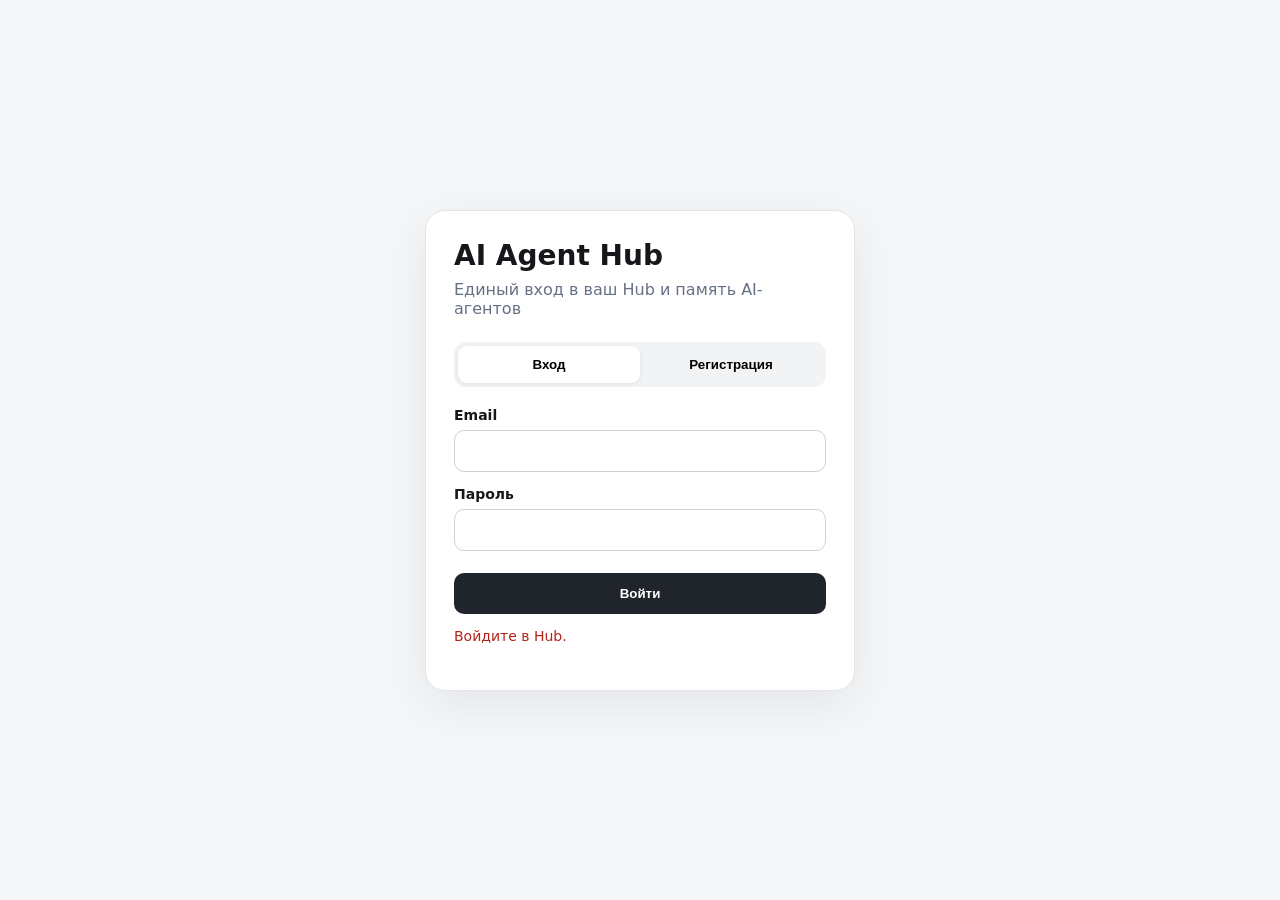
<file: index.html>
<!doctype html><html lang="ru"><head><meta charset="UTF-8"/><meta name="viewport" content="width=device-width,initial-scale=1.0"/><title>AI Agent Hub</title><link rel="stylesheet" href="./style.css?v=30"/></head><body><main class="shell"><section class="card"><div class="brand">AI Agent Hub</div><div id="acceptanceBanner" class="status" hidden>Acceptance — изолированный тестовый Hub</div><p class="muted">Единый вход в ваш Hub и память AI-агентов</p><div id="auth"><div class="tabs"><button id="tabLogin" class="active" type="button">Вход</button><button id="tabSignup" type="button">Регистрация</button></div><form id="form"><label>Email<input id="email" type="email" autocomplete="email" required/></label><label>Пароль<input id="password" type="password" minlength="6" required/></label><button id="submit" class="primary" type="submit">Войти</button></form><button id="resend" type="button" hidden>Отправить письмо подтверждения повторно</button><p id="message" class="message"></p></div><div id="account" hidden><div class="status">● Hub Core подключён</div><dl><dt>Email</dt><dd id="userEmail"></dd></dl><div id="connections"><p class="muted">AI-агенты</p><button id="prepareAi" class="primary" type="button">Подключить AI</button><details class="connectHelp"><summary>Как подключить AI-агента</summary><div class="helpBody"><p><b>Claude</b></p><ol><li>В Claude откройте <b>Settings → Connectors</b> и выберите добавление пользовательского коннектора.</li><li>Название: <code>AI Agent Hub</code>.</li><li>MCP server URL: <code>https://enhcnvzzkyvusthfjnci.supabase.co/functions/v1/mcp-gateway/mcp</code>.</li><li>Включите <b>Requires sign-in</b>.</li><li>Сначала оставьте OAuth Client ID и Secret пустыми — Hub поддерживает автоматическую регистрацию OAuth.</li><li>Нажмите Connect. Откроется страница Hub: войдите в свой аккаунт и нажмите <b>Разрешить</b>.</li></ol><p class="helpNote"><b>Важно для телефона:</b> открывайте личный кабинет и OAuth Hub во внешнем браузере (Chrome/Safari), а не во встроенном браузере приложения. Встроенный WebView может не сохранять web-сессию после обновления страницы.</p><p class="helpNote">Если Claude после разрешения снова показывает Connect, не создавайте повторные подключения. Для ручного OAuth Client ID/Secret обратитесь к администратору Hub.</p></div></details><p id="connectMessage" class="message"></p><div id="connectionList"></div></div><button id="logout" class="primary">Выйти</button></div></section></main><script>
window.__hubAuthMode="login";
const _id=id=>document.getElementById(id);
const _setPreloadMode=x=>{window.__hubAuthMode=x;_id("submit").textContent=x==="signup"?"Создать аккаунт":"Войти";_id("tabSignup").classList.toggle("active",x==="signup");_id("tabLogin").classList.toggle("active",x==="login")};
_id("tabLogin").addEventListener("click",()=>_setPreloadMode("login"));
_id("tabSignup").addEventListener("click",()=>_setPreloadMode("signup"));
// Auth form submit is owned exclusively by app.js — no preloader capture/wait fallback.
</script><script src="./config.js?v=13"></script><script src="./app.js?v=64"></script></body></html>
</file>
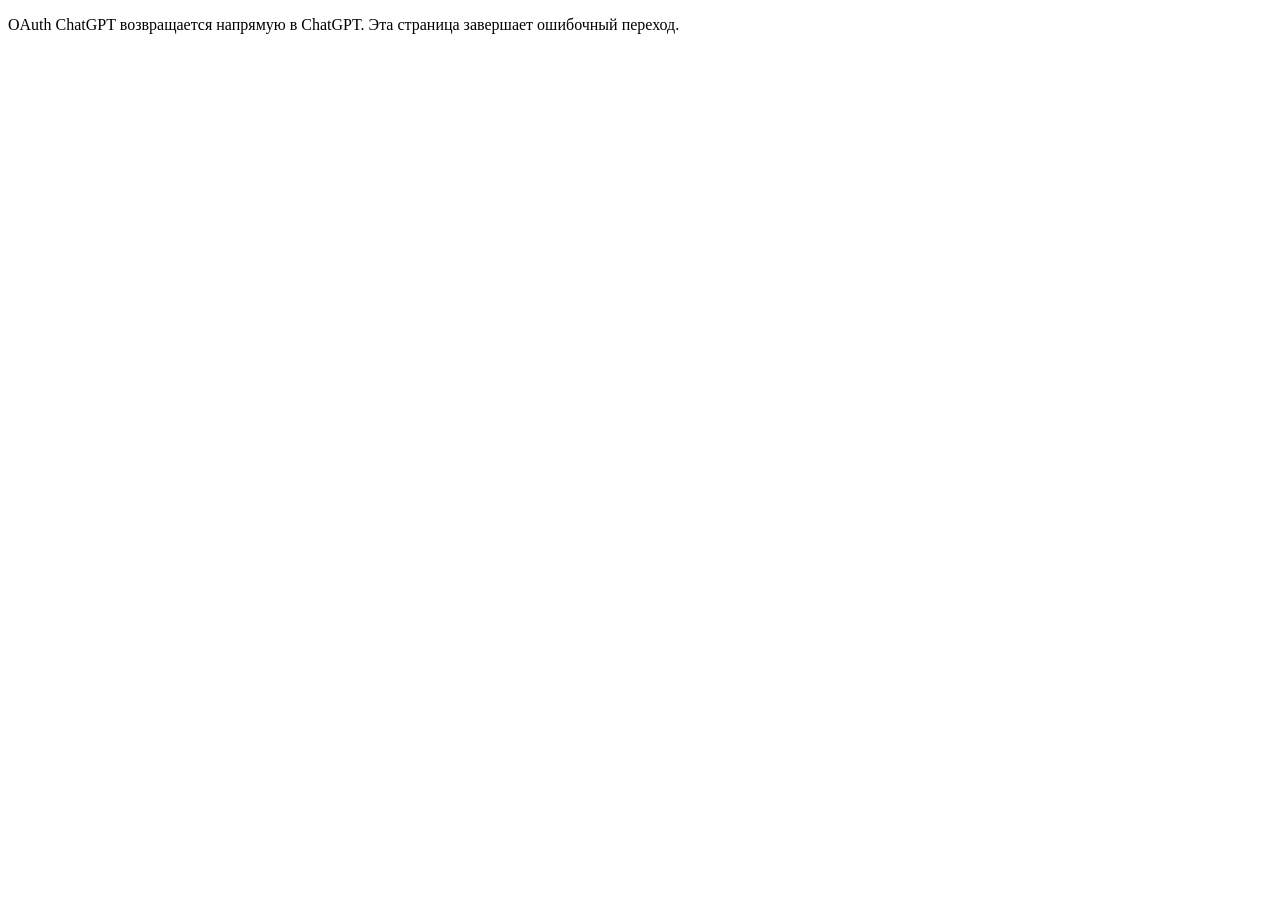
<file: acceptance-site/callback/index.html>
<!doctype html>
<html lang="ru"><meta charset="utf-8"><meta name="referrer" content="no-referrer">
<title>OAuth callback Hub Acceptance</title>
<p>OAuth ChatGPT возвращается напрямую в ChatGPT. Эта страница завершает ошибочный переход.</p>
<script type="module" src="../callback.mjs"></script>
</html>
</file>
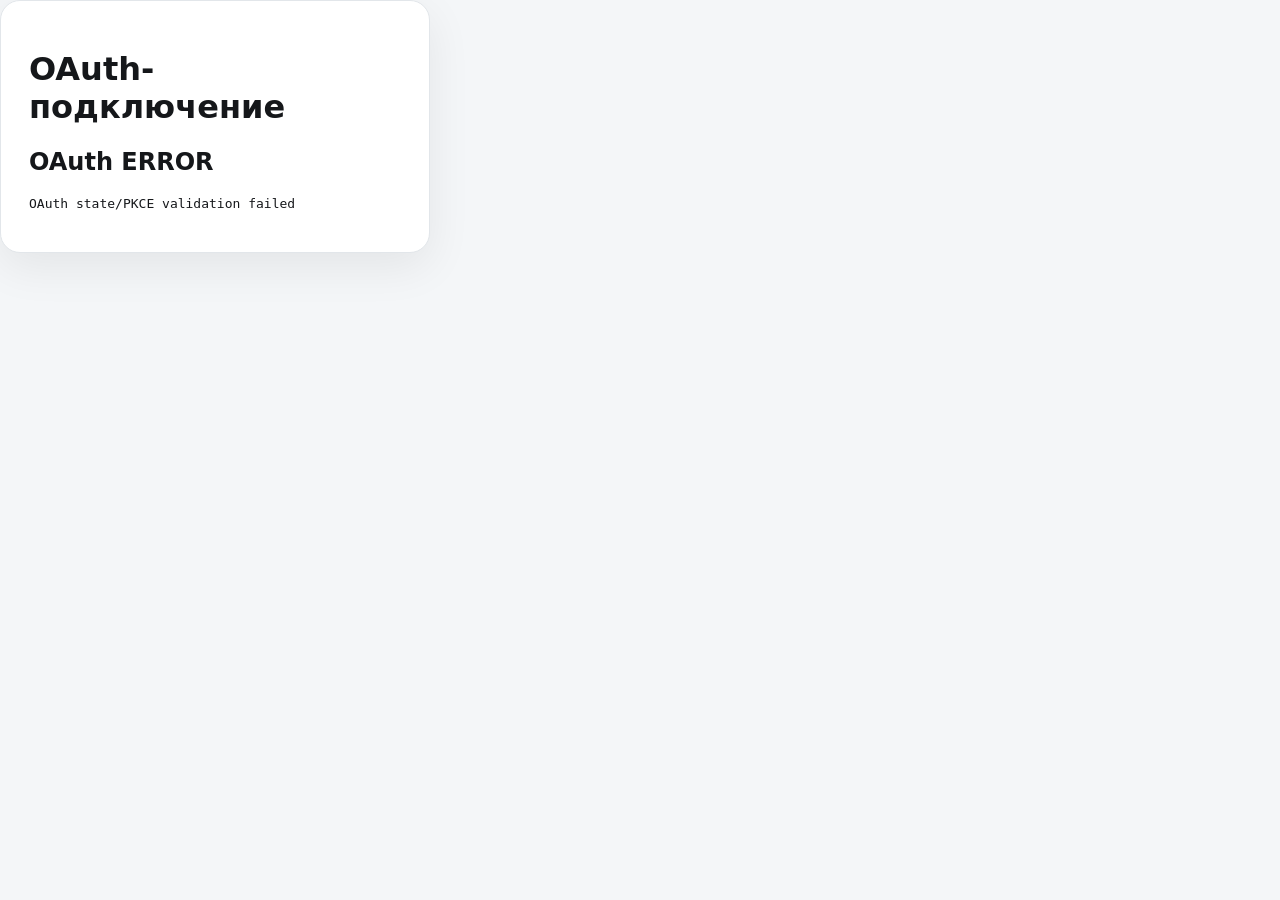
<file: oauth/callback/index.html>
<!doctype html><html lang="ru"><head><meta charset="utf-8"><meta name="viewport" content="width=device-width,initial-scale=1"><title>Hub OAuth Callback</title><link rel="stylesheet" href="../../style.css"></head><body><main class="card"><h1>OAuth-подключение</h1><p id="status">Проверяю authorization code…</p><div id="ok" hidden><h2>OAuth PASS</h2><p>Отдельный OAuth access token получен. Проверяю доступ к Hub через RLS…</p><pre id="result"></pre></div><div id="fail" hidden><h2>OAuth ERROR</h2><pre id="error"></pre></div></main><script src="../../config.js"></script><script type="module" src="./callback.js"></script></body></html>
</file>
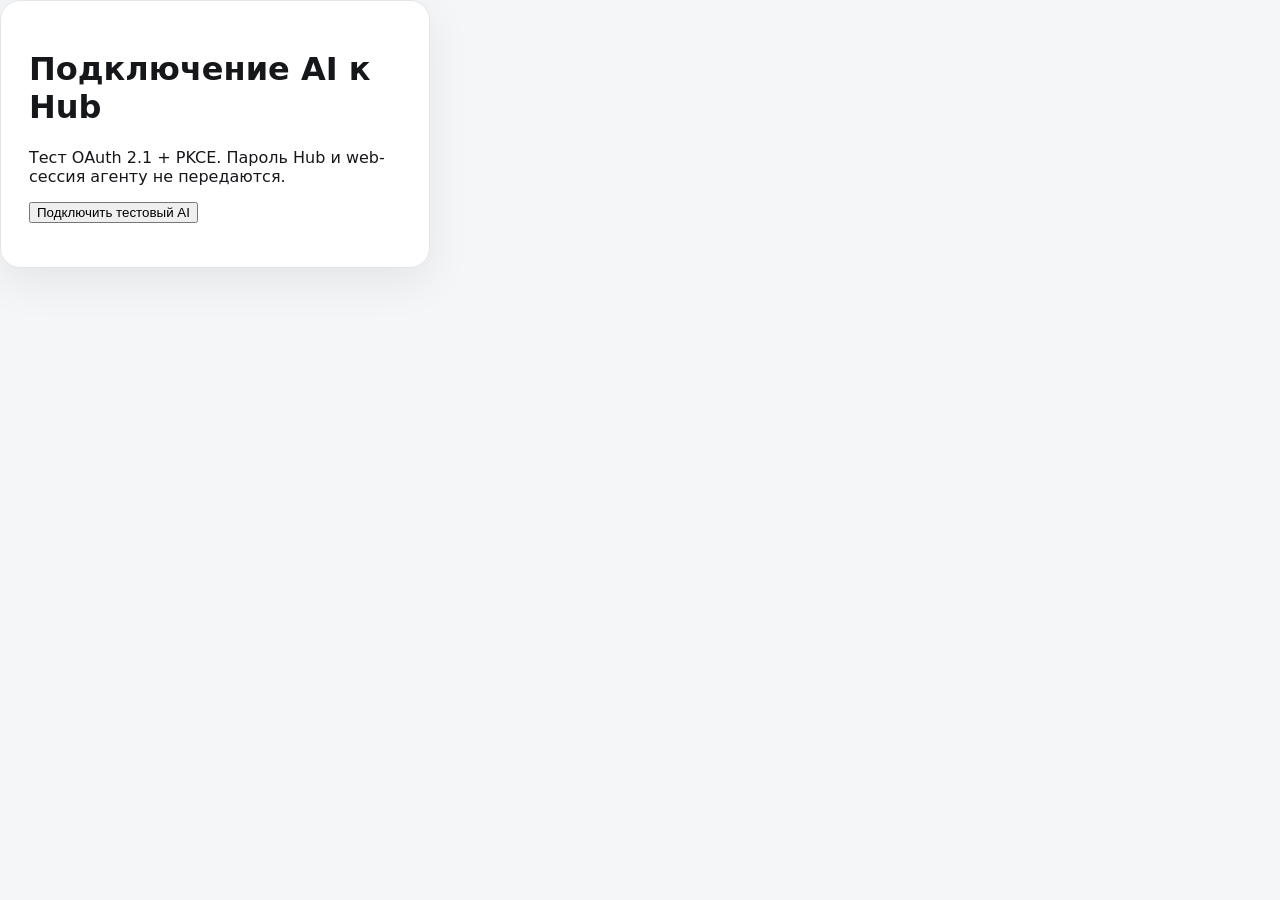
<file: oauth/test-client/index.html>
<!doctype html><html lang="ru"><head><meta charset="utf-8"><meta name="viewport" content="width=device-width,initial-scale=1"><title>Hub OAuth Test</title><link rel="stylesheet" href="../../style.css"></head><body><main class="card"><h1>Подключение AI к Hub</h1><p>Тест OAuth 2.1 + PKCE. Пароль Hub и web-сессия агенту не передаются.</p><button id="connect">Подключить тестовый AI</button><p id="status"></p></main><script type="module" src="./test-client.js"></script></body></html>
</file>
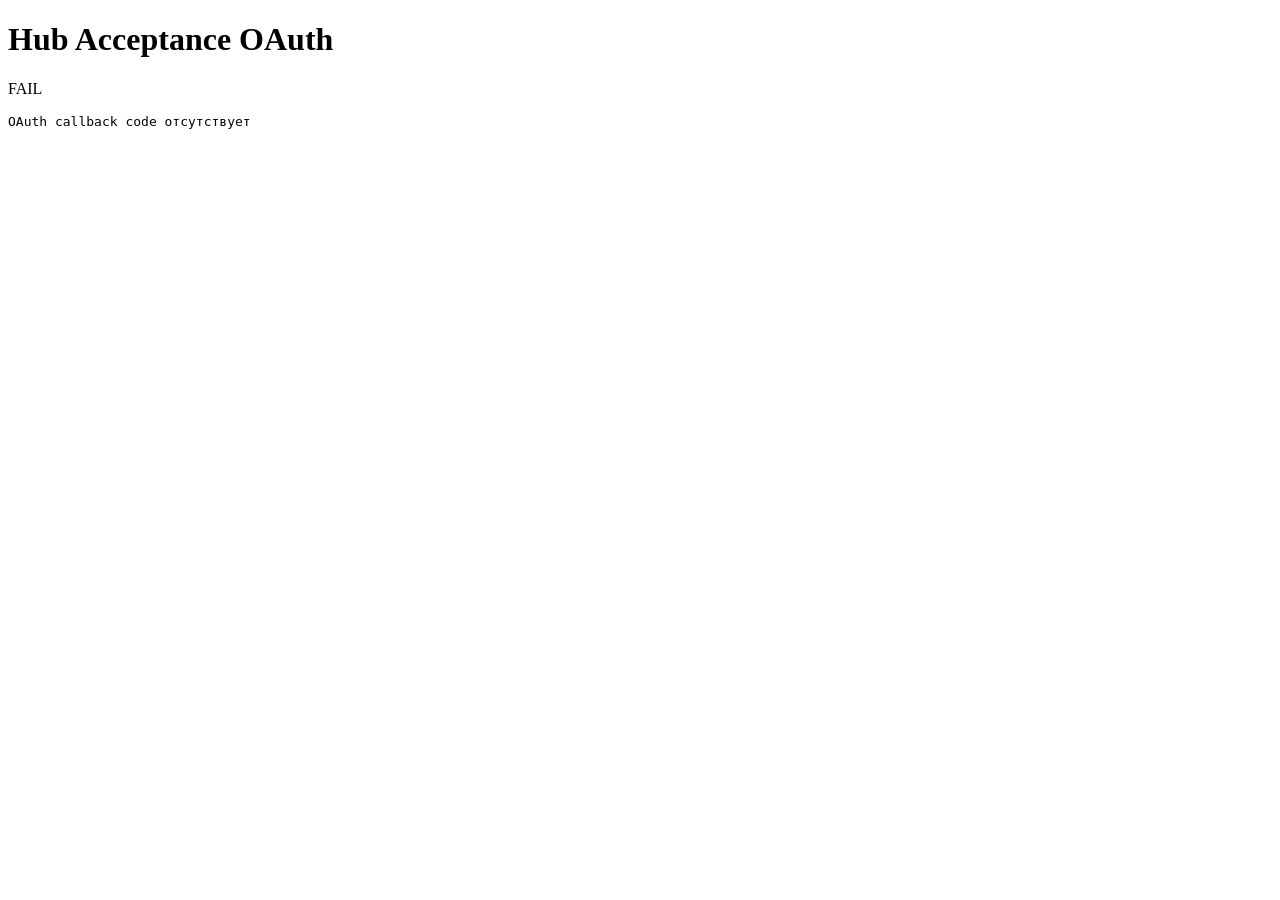
<file: oauth/acceptance/callback/index.html>
<!doctype html><html lang="ru"><meta charset="utf-8"><meta name="viewport" content="width=device-width,initial-scale=1"><title>Hub Acceptance OAuth</title><body><main><h1>Hub Acceptance OAuth</h1><p id="status">Подготовка…</p><pre id="out" style="white-space:pre-wrap;overflow-wrap:anywhere"></pre><section id="tests" hidden><h2>Project Edge v2</h2><button id="run">Запустить HTTP acceptance</button><button id="bootstrap" type="button">Подключить acceptance agent</button><button id="diag" type="button">Диагностика connection</button><button id="project" type="button">Project API E2E</button><button id="negative" type="button">Negative Security Gates</button><button id="sanitize" type="button">Error Sanitization</button><button id="broker" type="button">Broker READ E2E</button><button id="brokerRuntime" type="button">Broker Runtime E2E</button><pre id="results" style="white-space:pre-wrap;overflow-wrap:anywhere"></pre></section></main><script src="../config.js"></script><script type="module" src="./callback.js?v=20260926-21-worker-apikey"></script></body></html>
</file>
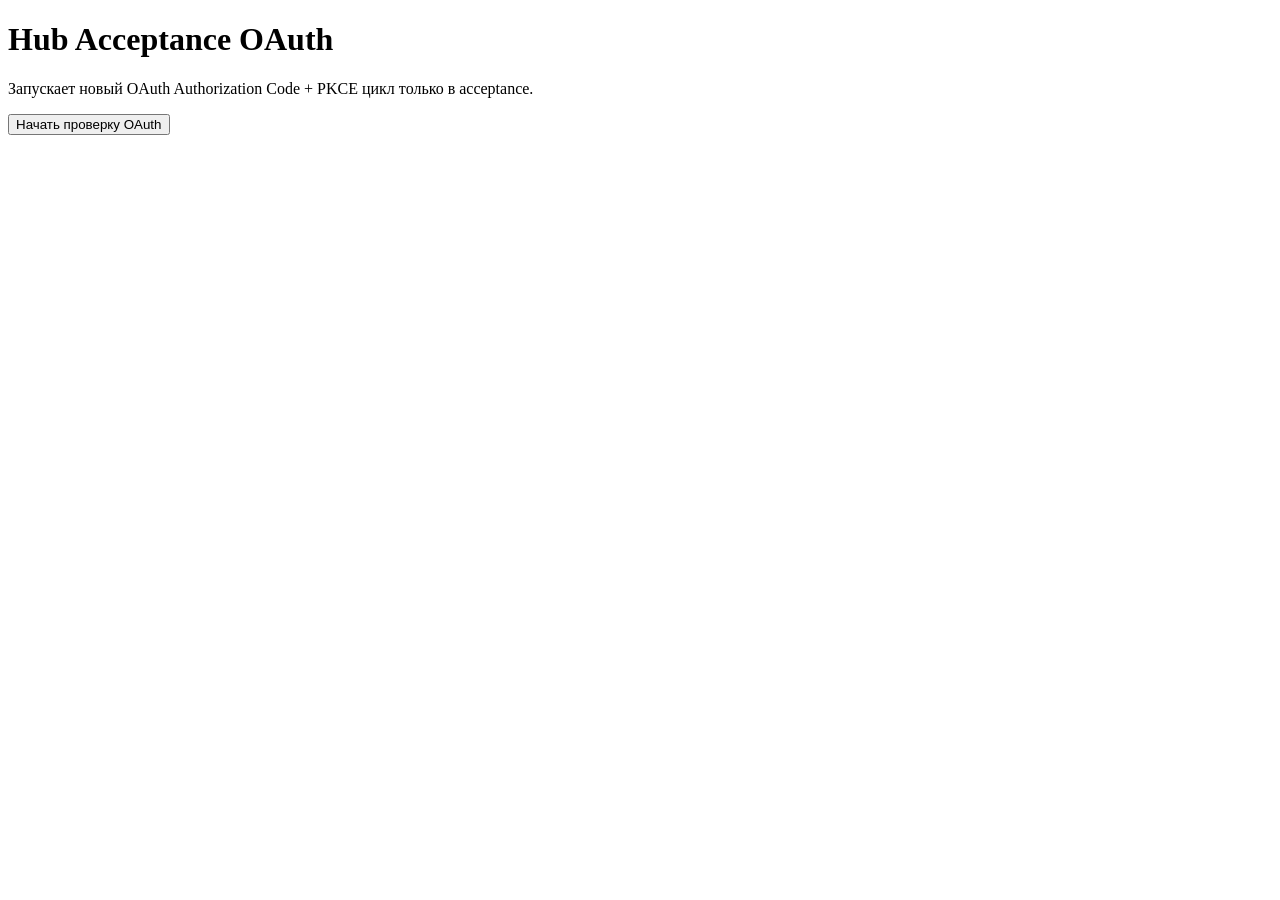
<file: oauth/acceptance/test-client/index.html>
<!doctype html><html lang="ru"><meta charset="utf-8"><meta name="viewport" content="width=device-width,initial-scale=1"><title>Hub Acceptance OAuth Client</title><body><h1>Hub Acceptance OAuth</h1><p>Запускает новый OAuth Authorization Code + PKCE цикл только в acceptance.</p><button id="connect">Начать проверку OAuth</button><p id="error"></p><script src="../config.js"></script><script type="module" src="./client.js"></script></body></html>
</file>
<file: style.css>
:root{font-family:Inter,system-ui,-apple-system,sans-serif;color:#15171a;background:#f4f6f8}*{box-sizing:border-box}body{margin:0}.shell{min-height:100vh;display:grid;place-items:center;padding:20px}.card{width:min(100%,430px);background:#fff;border:1px solid #e2e6ea;border-radius:20px;padding:28px;box-shadow:0 14px 45px rgba(0,0,0,.07)}.brand{font-size:28px;font-weight:750}.muted{color:#667085;margin:8px 0 24px}.tabs{display:grid;grid-template-columns:1fr 1fr;background:#f1f3f5;padding:4px;border-radius:12px;margin-bottom:20px}.tabs button{border:0;background:transparent;padding:11px;border-radius:9px;font-weight:650}.tabs .active{background:white;box-shadow:0 1px 5px rgba(0,0,0,.08)}label{display:grid;gap:7px;margin:14px 0;font-size:14px;font-weight:650}input{width:100%;padding:12px 13px;border:1px solid #ccd2d8;border-radius:10px;font:inherit;outline:none}input:focus{border-color:#6874e8;box-shadow:0 0 0 3px rgba(104,116,232,.12)}button{cursor:pointer}.primary{width:100%;border:0;border-radius:10px;padding:13px;background:#20252b;color:#fff;font-weight:700;margin-top:8px}.primary:disabled{opacity:.55}.message{min-height:20px;color:#b42318;font-size:14px}.status{padding:11px 13px;border-radius:10px;background:#ecfdf3;color:#067647;font-weight:650;margin:20px 0}dl{margin:0 0 18px}dt{font-size:12px;color:#667085;margin-top:14px}dd{margin:4px 0 0;word-break:break-all;font-weight:600}@media(max-width:480px){.card{padding:22px;border-radius:16px}}
.message,#result,#error{overflow-wrap:anywhere;word-break:break-word;white-space:normal;max-width:100%}pre,code{white-space:pre-wrap;overflow-wrap:anywhere;word-break:break-word;max-width:100%}
\n.connectHelp{margin:14px 0;border:1px solid #e2e6ea;border-radius:12px;background:#fafbfc}.connectHelp summary{cursor:pointer;padding:13px 14px;font-weight:700}.helpBody{padding:0 14px 14px;color:#344054;font-size:14px;line-height:1.5}.helpBody ol{padding-left:21px}.helpBody li{margin:8px 0}.helpBody code{background:#f1f3f5;padding:2px 5px;border-radius:5px}.helpNote{padding:10px 12px;background:#fff7ed;border-radius:9px;color:#9a3412}\n\n.diagnostics{margin:16px 0;border-top:1px solid #e2e6ea;padding-top:12px}.diagnostics summary{cursor:pointer;color:#667085;font-weight:650}.connection{padding:12px 0;border-bottom:1px solid #eef0f2}.connection .small{margin:5px 0 9px;font-size:13px}\n
/* Responsive cabinet, isolated from the public login form. */
body:has(#account:not([hidden])){background:#f6f8fb}
body:has(#account:not([hidden])) .shell{display:block;padding:0;min-height:100vh}
body:has(#account:not([hidden])) .card{width:100%;max-width:none;min-height:100vh;border:0;border-radius:0;padding:0;box-shadow:none;background:transparent}
body:has(#account:not([hidden])) .card>.brand,body:has(#account:not([hidden])) .card>.muted{display:none}
.cabinet{display:grid;grid-template-columns:236px minmax(0,1fr);min-height:100vh}
.cabinet-sidebar{position:sticky;top:0;height:100vh;background:#fff;border-right:1px solid #e3e8ef;padding:24px 14px;display:flex;flex-direction:column;gap:30px}
.cabinet-logo{font-size:20px;font-weight:800;letter-spacing:-.03em;padding:5px 12px}
.cabinet-links{display:grid;gap:6px}
.cabinet-link{display:block;color:#344054;text-decoration:none;font-size:15px;font-weight:600;padding:13px 14px;border-radius:11px;white-space:nowrap}
.cabinet-link:hover,.cabinet-link:focus-visible{background:#f0f3f8;outline-offset:2px}
.cabinet-link.selected{background:#eaf0ff;color:#2147a1}
.cabinet-sidebar-footer{margin-top:auto;color:#667085;font-size:12px;padding:12px}
.cabinet-workspace{min-width:0}
.cabinet-top{min-height:80px;padding:23px clamp(20px,4vw,60px);border-bottom:1px solid #e3e8ef;display:flex;align-items:center;justify-content:space-between;gap:15px;background:#fff;font-size:22px;font-weight:750}
.cabinet-account-label{font-size:12px;font-weight:500;color:#667085;overflow-wrap:anywhere}
.cabinet-page,.cabinet-legacy{max-width:1140px;margin:0 auto;padding:28px clamp(20px,4vw,60px)}
.cabinet-panel{background:#fff;border:1px solid #e3e8ef;border-radius:16px;padding:22px;margin-bottom:16px}
.cabinet-panel h2{font-size:17px;margin:0 0 10px}
.cabinet-muted{color:#667085;line-height:1.55;margin:0}
.cabinet-tabs{display:flex;gap:8px;flex-wrap:wrap;margin-bottom:20px}
.cabinet-tab{border:1px solid #d9e0e9;background:#fff;border-radius:10px;padding:11px 18px;font-weight:650}
.cabinet-tab.selected{background:#20252b;color:#fff;border-color:#20252b}
.cabinet-legacy{padding-top:0}
.cabinet-legacy .connectHelp{max-width:820px}
.cabinet-legacy .primary{max-width:360px}
.cabinet-bottom{display:none}
@media(max-width:720px){
 .cabinet{display:block;padding-bottom:76px}
 .cabinet-sidebar{display:none}
 .cabinet-top{padding:16px 18px;min-height:64px;font-size:20px}
 .cabinet-account-label{max-width:44%;font-size:11px}
 .cabinet-page,.cabinet-legacy{padding:18px}
 .cabinet-legacy{padding-top:0}
 .cabinet-bottom{display:flex;overflow-x:auto;position:fixed;bottom:0;left:0;right:0;background:#fff;border-top:1px solid #dce2e9;z-index:20;padding-bottom:env(safe-area-inset-bottom);scrollbar-width:thin}
 .cabinet-bottom .cabinet-link{flex:0 0 92px}
 .cabinet-bottom .cabinet-link{padding:13px 2px;min-height:52px;text-align:center;font-size:12px;white-space:normal;border-radius:0}
 .cabinet-panel{padding:17px}
}

/* Today dashboard: content-only enhancement, no authenticated API assumptions. */
.cabinet-intro{padding:6px 0 24px}
.cabinet-intro h2{font-size:clamp(24px,3vw,34px);line-height:1.18;letter-spacing:-.035em;margin:8px 0 12px}
.cabinet-eyebrow{font-size:11px;letter-spacing:.12em;font-weight:800;color:#52689b;margin:0}
.cabinet-section-title{font-size:17px;margin:24px 0 14px}
.cabinet-action-grid{display:grid;grid-template-columns:repeat(3,minmax(0,1fr));gap:14px}
.cabinet-action{display:flex;flex-direction:column;gap:9px;padding:21px;background:#fff;border:1px solid #e3e8ef;border-radius:16px;color:#1d2939;text-decoration:none;min-height:130px}
.cabinet-action:hover,.cabinet-action:focus-visible{border-color:#93a9d8;box-shadow:0 6px 18px rgba(26,46,85,.07)}
.cabinet-action strong{font-size:16px}
.cabinet-action span{font-size:13px;color:#667085;line-height:1.45}
@media(max-width:860px){.cabinet-action-grid{grid-template-columns:1fr}}
@media(max-width:720px){.cabinet-intro{padding:3px 0 20px}.cabinet-action{min-height:0;padding:17px}}
.service-heading{display:flex;align-items:flex-start;justify-content:space-between;gap:16px}
.service-heading h2{margin-bottom:7px}
.service-badge{flex:none;border-radius:999px;background:#eef2f6;color:#344054;padding:7px 10px;font-size:12px;font-weight:750}
.service-message{min-height:22px;color:#475467;font-size:14px;line-height:1.45}
.service-actions{display:flex;gap:10px;flex-wrap:wrap;margin-top:12px}
.service-button{width:auto;min-width:230px;margin:0}
.service-danger{border:1px solid #f0b8b4;background:#fff;color:#b42318;border-radius:10px;padding:12px 14px;font-weight:700}
.service-devices{margin-top:20px;border-top:1px solid #e3e8ef;padding-top:16px}
.service-devices h3{font-size:15px;margin:0 0 10px}
.service-device{display:flex;justify-content:space-between;gap:14px;padding:11px 0;border-bottom:1px solid #eef1f4;font-size:14px}
.service-device span{color:#667085;text-align:right}

/* QA U1/U2: always-visible logout and discoverable mobile navigation. */
.cabinet-global-logout{margin-left:auto;border:1px solid #d0d5dd;border-radius:9px;background:#fff;color:#344054;padding:10px 14px;font-size:14px;font-weight:650;cursor:pointer}
.cabinet-global-logout:focus-visible,.cabinet-more:focus-visible{outline:3px solid #476bb3;outline-offset:2px}
.cabinet-more{display:none}
@media(max-width:720px){
 .cabinet-top{gap:8px}
 .cabinet-account-label{max-width:30%}
 .cabinet-global-logout{padding:9px 11px;font-size:13px}
 .cabinet-bottom{overflow-x:visible;flex-wrap:nowrap;justify-content:space-around;align-items:stretch}
 .cabinet-bottom .cabinet-link{flex:1 1 0;min-width:0}
 .cabinet-bottom .cabinet-link:nth-child(n+4){display:none}
 .cabinet-more{display:block;flex:1 1 0;min-width:0;border:0;background:#f1f5fb;color:#2147a1;font-size:12px;font-weight:750;cursor:pointer}
 .cabinet-bottom.expanded{display:grid;grid-template-columns:repeat(4,minmax(0,1fr));padding-top:5px}
 .cabinet-bottom.expanded .cabinet-link{display:block}
 .cabinet-bottom.expanded .cabinet-more{min-height:48px}
 .cabinet{padding-bottom:calc(94px + env(safe-area-inset-bottom))}
 #account:has(.cabinet-bottom.expanded) .cabinet{padding-bottom:calc(170px + env(safe-area-inset-bottom))}
}

/* Minimum touch target for account logout across viewports. */
.cabinet-global-logout{min-width:44px;min-height:44px}


.service-permissions{margin-top:24px;border-top:1px solid #e3e8ef;padding-top:16px}
.service-permission-form{display:grid;grid-template-columns:repeat(2,minmax(0,1fr));gap:10px;margin:12px 0}
.service-permission-form label{min-width:0;margin:0;font-size:14px}
.service-permission-form select{width:100%;min-height:44px;min-width:0;border:1px solid #ccd2d8;border-radius:8px;padding:8px;background:white;color:#344054;font:inherit}
.service-permission-form button,.service-permissions .service-danger{min-height:44px}
@media(max-width:480px){.service-permission-form{grid-template-columns:1fr}.service-device{flex-wrap:wrap;overflow-wrap:anywhere}}
/* IoT Hub extends the approved cabinet, no additional primary menu. */
.iot-hub{margin-bottom:28px}.iot-heading,.iot-toolbar{display:flex;gap:14px;justify-content:space-between;align-items:center;flex-wrap:wrap}.iot-heading h2{margin:4px 0 8px}.iot-heading p{margin:0;max-width:64ch}.iot-toolbar{justify-content:flex-start;margin:20px 0}.iot-toolbar select,.iot-wizard select{max-width:100%;min-height:44px;padding:10px 14px;border:1px solid #d4dbe4;border-radius:10px;background:#fff;color:#172033;font:inherit}.iot-button{min-height:44px;padding:10px 16px;border:1px solid #cdd6e2;border-radius:10px;background:white;color:#253650;font:inherit;cursor:pointer}.iot-button:hover{background:#f0f5fc}.iot-add{width:auto;min-height:44px;margin:0}.iot-grid{display:grid;grid-template-columns:repeat(auto-fit,minmax(min(100%,260px),1fr));gap:16px}.iot-device,.iot-empty,.iot-detail{background:white;border:1px solid #dfe5ee;border-radius:16px;padding:20px;min-width:0;overflow-wrap:anywhere}.iot-device h3{font-size:19px;margin:10px 0 5px}.iot-provider{font-size:12px;color:#526783;letter-spacing:.025em}.iot-statuses{display:grid;grid-template-columns:minmax(90px,.8fr) minmax(0,1.2fr);gap:8px 12px;margin:18px 0;font-size:14px}.iot-statuses dt{color:#61718b}.iot-statuses dd{margin:0}.iot-state.online,.iot-state.authorized,.iot-state.ready{color:#126449}.iot-state.offline,.iot-state.unauthorized,.iot-state.revoked{color:#9c3434}.iot-state.unknown,.iot-state.unavailable{color:#6b7280}.iot-last-check{font-size:12px;color:#61718b;line-height:1.6}.iot-message{color:#4c5d75;font-size:14px;line-height:1.6;overflow-wrap:anywhere}.iot-empty{color:#64748b;line-height:1.7;border-style:dashed}.iot-detail h3{font-size:22px}.iot-detail h4{margin:24px 0 10px}.iot-detail>button{margin:8px 10px 8px 0}.iot-permissions{border-top:1px solid #e5eaf0;margin-top:20px}.iot-capabilities,.iot-history{padding-left:20px;color:#4c5d75;line-height:1.8}.iot-danger{color:#963638}.iot-wizard{width:min(560px,calc(100vw - 32px));box-sizing:border-box;max-height:85svh;overflow:auto;border:1px solid #dce4ed;border-radius:18px;padding:24px;color:#172033;box-shadow:0 22px 80px #0d1b3450}.iot-wizard::backdrop{background:#14223699}.iot-wizard h3{margin:0 0 10px;font-size:23px}.iot-wizard .iot-step{font-size:13px;color:#627492;margin-bottom:22px}.iot-wizard button{margin:10px 8px 0 0}.iot-wizard .iot-check{display:flex;align-items:center;gap:10px;line-height:1.6;margin:18px 0}.iot-check input{width:20px;height:20px;margin:0;flex-shrink:0}.iot-wizard select{width:100%}.iot-wizard p{line-height:1.7}.iot-button:disabled,.iot-wizard button:disabled{opacity:.5;cursor:not-allowed}.iot-button:focus-visible,.iot-wizard :focus-visible{outline:3px solid #497de9;outline-offset:3px}
@media(max-width:719px){.iot-device,.iot-detail{padding:16px}.iot-heading{align-items:stretch}.iot-heading .iot-add{width:100%}.iot-wizard{padding:18px}.iot-wizard button{width:100%;margin-right:0}.iot-statuses{font-size:13px}}
.cabinet-data{margin:18px 0}.cabinet-data-list{display:grid;gap:12px}.cabinet-data-row{border-bottom:1px solid #e4eaf2;padding:12px 0;display:grid;gap:8px;overflow-wrap:anywhere}.cabinet-data-row .iot-button{justify-self:start}.cabinet-data>.iot-button{margin-top:14px}

.mcp-connections{margin:22px 0}.mcp-form{display:grid;gap:12px}.mcp-form label{display:grid;gap:6px}.mcp-form input,.mcp-form select{min-width:0;width:100%;min-height:44px;box-sizing:border-box}.mcp-tools{max-height:32vh;overflow:auto;overflow-wrap:anywhere;padding-left:20px}.mcp-connections .iot-device p{overflow-wrap:anywhere}.iot-synology-guide li{margin-bottom:8px}

.service-tabs { display:flex; flex-wrap:wrap; gap:8px; margin:16px 0; }
.service-tabs button { min-height:44px; }
.service-section[hidden], .service-summary[hidden], .cabinet-panel[hidden] { display:none; }
.mcp-presets { display:grid; grid-template-columns:repeat(auto-fit,minmax(min(100%, 240px),1fr)); gap:12px; }
</file>
